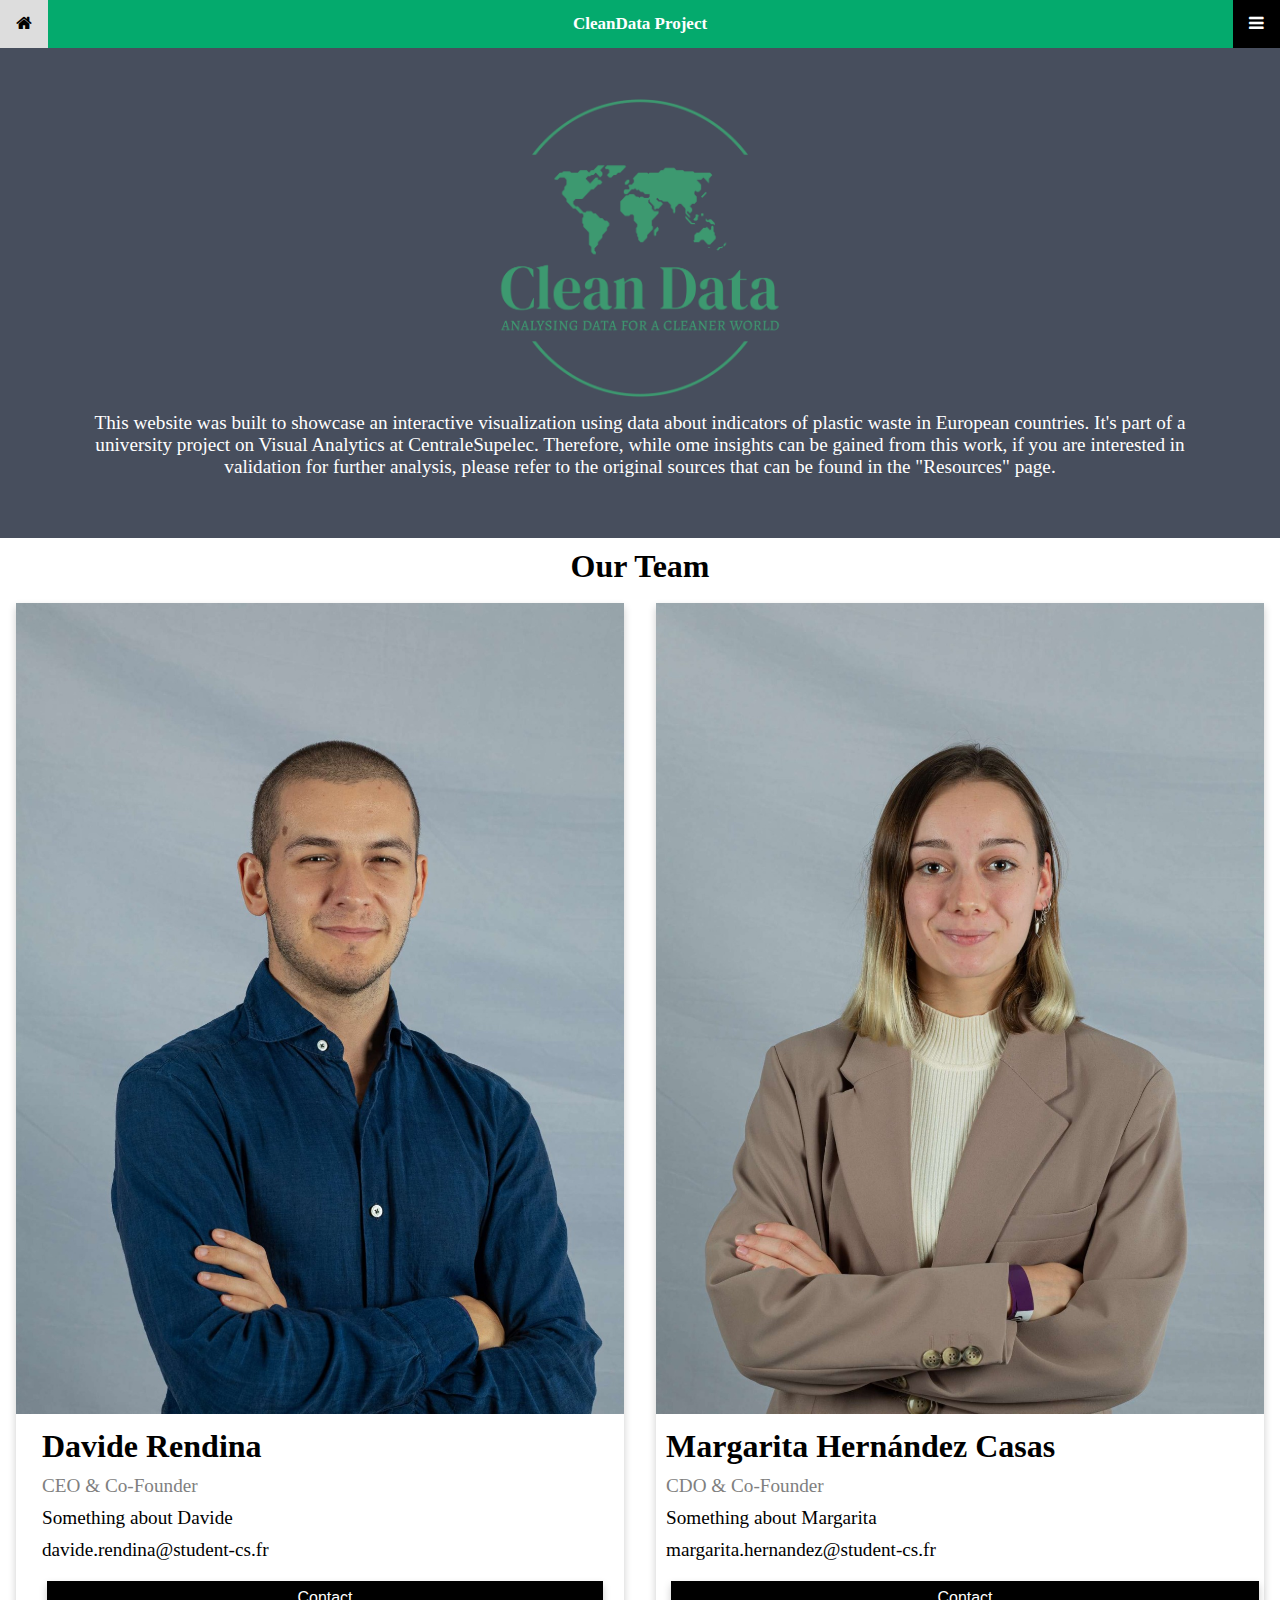
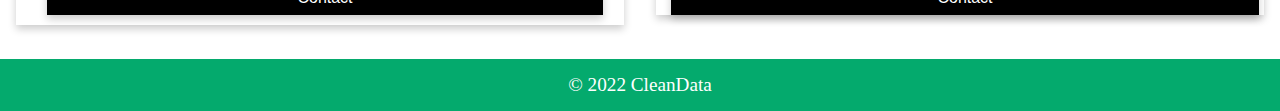
<file: about.html>
<!DOCTYPE html>
<html>

<head>
    <meta charset="UTF-8">
    <meta name="viewport" content="width=device-width, initial-scale=1.0">
    <title>CleanData_Project</title>
    <link rel="stylesheet" type="text/css" href="css/main.css">
    <link href="images/favicon.ico" type="image/x-icon" rel="icon">
</head>

<body>
<!-- Load an icon library to show a hamburger menu (bars) on small screens -->
<link rel="stylesheet" href="https://cdnjs.cloudflare.com/ajax/libs/font-awesome/4.7.0/css/font-awesome.min.css">

<!-- Top Navigation Menu -->
<div class="topnav">
    <a class="active" style="text-align:center; font-weight: bolder;">CleanData Project</a>
    <!-- Navigation links (hidden by default) -->
    <div id="myLinks">
        <a href="about.html">About us</a>
        <a href="data.html">Resources</a>
    </div>
    <!-- "Hamburger menu" / "Bar icon" to toggle the navigation links -->
    <a href="javascript:void(0);" class="icon" onclick="myFunction()">
        <i class="fa fa-bars"></i>
    </a>
      <!--- "Home button" -->
        <a href="index.html" class="home">
                    <i class="fa fa-home" aria-hidden="true"></i>
        </a>
</div>
<div class="about-section">
    <div class="logo">
    <img src="CleanDataLogo.png" alt="Clean data logo" width="450" height="300">
    </div>
    <p>
        This website was built to showcase an interactive visualization using data about indicators of plastic waste in European countries. It's part
        of a university project on Visual Analytics at CentraleSupelec. Therefore, while ome insights can be gained from this work, if you are interested
        in validation for further analysis, please refer to the original sources that can be found in the "Resources" page.
    </p>
</div>

<h2 style="text-align:center">Our Team</h2>
<div class="row">
    <div class="column">
        <div class="card">
            <img src="images/Davide.jpeg" alt="Davide" style="width:100%">
            <div class="containerUs">
                <h2>Davide Rendina</h2>
                <p class="title">CEO & Co-Founder</p>
                <p>Something about Davide</p>
                <p>davide.rendina@student-cs.fr</p>
                <p><button class="button">Contact</button></p>
            </div>
        </div>
    </div>

    <div class="column">
        <div class="card">
            <img src="images/Margarita.jpeg" alt="Margarita" style="width:100%">
            <div class="containeUs">
                <h2>Margarita Hernández Casas</h2>
                <p class="title">CDO & Co-Founder</p>
                <p>Something about Margarita</p>
                <p>margarita.hernandez@student-cs.fr</p>
                <p><button class="button">Contact</button></p>
            </div>
        </div>
    </div>

</div>

    <footer>
        <p>© 2022 CleanData</p>
    </footer>
    <script src="https://d3js.org/d3.v7.min.js"></script>
    <script src="js/functions.js"></script>
</body>
</html>
</file>
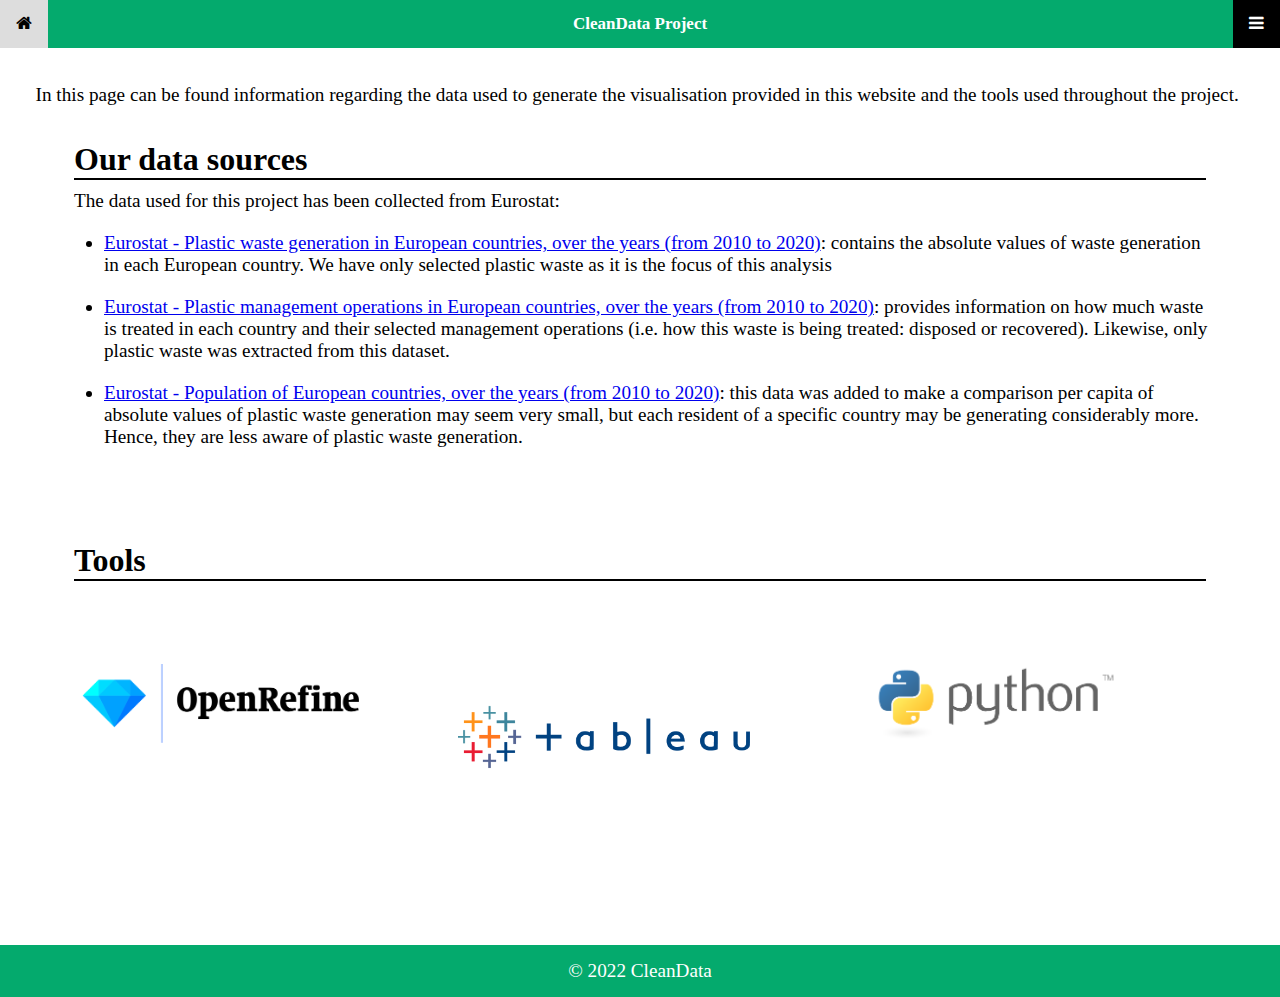
<file: data.html>
<!DOCTYPE html>
<html>

<head>
    <meta charset="UTF-8">
    <meta name="viewport" content="width=device-width, initial-scale=1.0">
    <title>CleanData_Project</title>
    <link rel="stylesheet" type="text/css" href="css/main.css">
    <link href="images/favicon.ico" type="image/x-icon" rel="icon">
</head>

<body>
    <!-- Load an icon library to show a hamburger menu (bars) on small screens -->
    <link rel="stylesheet" href="https://cdnjs.cloudflare.com/ajax/libs/font-awesome/4.7.0/css/font-awesome.min.css">

    <!-- Top Navigation Menu -->
    <div class="topnav">
        <a class="active" style="text-align:center; font-weight: bolder;">CleanData Project</a>
        <!-- Navigation links (hidden by default) -->
        <div id="myLinks">
            <a href="about.html">About us</a>
            <a href="data.html">Resources</a>
        </div>
        <!-- "Hamburger menu" / "Bar icon" to toggle the navigation links -->
        <a href="javascript:void(0);" class="icon" onclick="myFunction()">
            <i class="fa fa-bars"></i>
        </a>
          <!--- "Home button" -->
        <a href="index.html" class="home">
                    <i class="fa fa-home" aria-hidden="true"></i>
        </a>
    </div>

    <p style="padding: 2%">In this page can be found information regarding the data used to generate the visualisation provided in this website and the tools used throughout the project.</p>
        <div id="data">
        <h2 style="border-bottom: 2px solid black;">Our data sources</h2>
        <p> The data used for this project has been collected from Eurostat:
        <ul>
            <li> <a href="https://ec.europa.eu/eurostat/databrowser/view/ENV_WASTRT__custom_3487128/default/table?lang=en">Eurostat
            - Plastic waste generation in European countries, over the years (from 2010 to 2020)</a>: contains the absolute values of waste generation in each European country. 
                We have only selected plastic waste as it is the focus of this analysis</li>
            <li> <a
                    href="https://ec.europa.eu/eurostat/databrowser/view/ENV_WASGEN/default/table?lang=en&category=env.env_was.env_wasgt">Eurostat
                    - Plastic management operations in European countries, over the years (from 2010 to 2020)</a>: provides information on how much waste is treated in each country and their selected management operations (i.e. 
                how this waste is being treated: disposed or recovered). Likewise, only plastic waste was extracted from this dataset.</li>
                <li> <a
                        href="https://ec.europa.eu/eurostat/databrowser/view/tps00001/default/table?lang=en">Eurostat
                        - Population of European countries, over the years (from 2010 to 2020)</a>: this data was added to make a comparison per capita of absolute values of plastic waste generation may seem very small,
                    but each resident of a specific country may be generating considerably more. Hence, they are less aware of plastic waste generation.</li>
        </ul>
        </p>
        </div>
        <div id="tools">
            <h2 style="border-bottom: 2px solid black;">Tools</h2>
            <div id="tool">
                <div id="toolIcon">
                    <h2 style="font-size:large">
                        <img src="images/OpenRefine.png" alt="openrefine" style="width:100%">
                </div>
            </div>
            <div id="tool">
                <div id="toolIcon">
                    <img src="images/tableau.png" alt="tableau" style="width:100%">
                </div>
            </div>

            <div id="tool">
                <div id="toolIcon">
                    <img src="images/python.png" alt="python" style="width:100%">
                </div>
            </div>
        </div>


    <footer>
        <p>© 2022 CleanData</p>
    </footer>
    <script src="https://d3js.org/d3.v7.min.js"></script>
    <script src="js/functions.js"></script>
</body>

</html>
</file>
<file: css/main.css>
c* {
  font-family:'Times New Roman', Times, serif;
}

.responsive-svg-container {
  margin-right: auto;
  margin-left: auto;
  width: 100%;
  max-width: 1000px;
  margin-top: 0;
}


html, body {
  margin: 0;
  padding: 0;
  background-color: white;
}

h1, h2, h3 {
  margin: 10px;
}


p, label {
  margin: 10px;
  font-size: larger;
}

li {
  font-size: larger;
  margin: 20px 0;
}

h1 {
  text-align-last: center;
  border: 2px solid rgb(9, 9, 9);
}

h2 {
  font-size:xx-large;
}

h3 {
  font-weight: lighter;
  font-size: x-large;
  color: grey;
}

#plasticWaste {
  margin-top: 2%;
}

#intro, #plasticOp, #plasticWaste {
  padding: 10px;

}

#sbar {
  background-color: white;
  box-shadow: 0 4px 8px 0 rgba(0, 0, 0, 0.2);
}


#bar {
  background-color: white;
  box-shadow: 0 4px 8px 0 rgba(0, 0, 0, 0.2);
}

#treatedVsGen {
  width: 97%;
  height: 700px;
  background: white;
  margin: auto;
  padding: 10px;
  margin-top: 5%;
}

#intro {
  width: 97%;
  height: 150px;
  margin: auto;
  padding: 20px;
}

#plasticGap {
  width: 97%;
  height: 650px;
  background: white;
  margin: auto;
  padding: 10px;

}

#lineDesc {
  width: 25%;
  height: 500px;
  float: right;
  margin-top: 2%;
}

#line {
  background-color: white;
  padding-top: 3%;
  box-shadow: 0 4px 8px 0 rgba(0, 0, 0, 0.2);
  float: left;
  width: 75%;
}

#plasticPerCap {
  width: 97%;
  height: 700px;
  background: white;
  margin: auto;
  padding: 10px;
  margin-top: 5%;
}

#barDesc {
  width: 25%;
  height: 500px;
  float: left;
  margin-top: 3%;
}

#bar1 {
  float: right;
  width: 75%;
}

#bar2Desc {
  width: 25%;
  height: 500px;
  float: right;
  margin-top: 3%;
}

#bar2 {
  float: left;
  width: 75%;
}


#donutDesc {
  width: 35%;
  height: 500px;
  float: left;
  margin-top: 3%;
}

#donut {
  background-color: white;
  box-shadow: 0 4px 8px 0 rgba(0, 0, 0, 0.2);
  width: 60%;
  float: right;
  margin-top: 3%;
  margin-right: 3%;
}

#plasticOp{
  width: 97%;
  height: 600px;
  background: white;
  margin: auto;
  padding: 10px;
  margin-top: 8%;
}

.tooltip {
  position: absolute;
  pointer-events: none; 
}

.tooltipDonut {
  position: absolute;
  pointer-events: none; 
}

.tooltipSBar {
  position: absolute;
  pointer-events: none; 
}

.tooltipLine {
  display: inline;
  position: fixed;
}

.country-name {
  font-size: 40px;
  fill: #333;
}

button {
  background-color: #acacac; 
  border: none;
  color: white;
  padding: 5px 20px;
  text-align: center;
  text-decoration: none;
  display: inline-block;
  font-size: 16px;
  margin-top: 10px;
  margin-left: 5px;
  cursor: pointer;
  box-shadow: 0 4px 8px 0 rgba(0, 0, 0, 0.2);
}

button:hover {
  background-color: #04AA6D;
}

.info1 {
  display: inline-block;
  border-bottom: 2px dotted black;
}

.info1 .infotext1 {
  visibility: hidden;
  width: 300px;
  background-color: black;
  color: #fff;
  text-align: center;
  border-radius: 6px;
  padding: 5px 0;

  /* Position the tooltip */
  position: absolute;
  z-index: 1;
}

.info1:hover .infotext1 {
  visibility: visible;
}

.info {
  position: relative;
  display: inline-block;
  border-bottom: 2px dotted black;
}

.info .infotext {
  visibility: hidden;
  width: 180px;
  background-color: black;
  color: #fff;
  text-align: center;
  border-radius: 6px;
  padding: 5px 0;

  /* Position the tooltip */
  position: absolute;
  z-index: 1;
}

.info:hover .infotext {
  visibility: visible;
}

#line {
  margin-top: 2%;
}

#container {
  margin-left: 34%;
}

.container {
  width: 700px;
  margin-left: -50%;
}

footer {
    position: relative;
    display: flex;
    justify-content: center;
    padding: 5px;
    margin-top: 20px;
    background-color: #04AA6D;
    color: #fff;
    bottom: 0;
    width: 100%; 
}


/* Style the navigation menu */
.topnav {
  overflow: hidden;
  background-color: #333;
  position: relative;
}

/* Hide the links inside the navigation menu (except for logo/home) */
.topnav #myLinks {
  display: none;
}

/* Style navigation menu links */
.topnav a {
  color: white;
  padding: 14px 16px;
  text-decoration: none;
  font-size: 17px;
  display: block;
}

/* Style the hamburger menu */
.topnav a.icon {
  background: black;
  display: block;
  position: absolute;
  right: 0;
  top: 0;
}

.home {
  background: black;
  display: block;
  position: absolute;
  left:0;
  top: 0;
}

/* Add a grey background color on mouse-over */
.topnav a:not(.active):hover {
  background-color: #ddd;
  color: black;
}

/* Style the active link (or home/logo) */
.active {
  background-color: #04AA6D;
  color: white;
}


/*About page*/
body {
  margin: 0;
}

html {
  box-sizing: border-box;
}

*, *:before, *:after {
  box-sizing: inherit;
}

.column {
  float: left;
  width: 50%;
  margin-bottom: 6px;
  padding: 0 8px;
}

.card {
  box-shadow: 0 4px 8px 0 rgba(0, 0, 0, 0.2);
  margin: 8px;
}

.card:hover {
  transform: translateY(-5px);
}


.about-section {
  padding: 50px;
  text-align: center;
  background-color: #474e5d;
  color: white;
}

.containerUs {
  padding: 0 16px;
}

.containerUs::after, .row::after {
  content: "";
  clear: both;
  display: table;
}

.title {
  color: grey;
}

.button {
  border: none;
  outline: 0;
  display: inline-block;
  padding: 8px;
  color: white;
  background-color: #000;
  text-align: center;
  cursor: pointer;
  width: 100%;
}

.button:hover {
  background-color: #555;
}

/*data used page*/
#datasets {
  height: 100vh;
}

#data {
  height: 35%;
  padding: 5%;
  padding-top: 0;
}

#tools {
  height: 100%;
  padding: 5%;
  padding-top: 0;
}

#tool {
  float: left;
  width: 33%;
  padding: 5px;
  margin-top: 5%;
  margin-bottom: 10%;
  margin-left: 0.3%;
}

#toolIcon {
  float:left;
  width: 80%;
}



@media screen and (max-width: 650px) {
  .column {
    width: 100%;
    display: block;
  }
  .logo {
      float: none;
      margin: auto;
      margin-left: -20%;
      display:block;
  }
  h1 {
    text-align: center;
    width: 100%;
    border: 2px solid black;
}

h1, h2, p {
  margin: 5px;
    }

label {
  margin: 5px;
}


.container {
  width: 100%;

}

#donut {
  width: 100%;
}

#sbar {
  width: 100%;
}

#bar2, #bar1 {
  width: 100%;
}

#plasticGap {
  width: 100%;
  margin-top: 60%;
}

 #plasticPerCap {
  width: 100%;
  margin-top: 10%;
 }

 #treatedVsGen {
   width: 100%;
   margin-top: 10%;
 }

#plasticOp {
  width: 100%;
  margin-top: 110%;
}

#lineDesc, #barDesc {
  width: 100%;
  height: 45%;
}

#bar2Desc {
  width: 100%;
  height: 90%;
}

#donutDesc {
  width: 100%;
}

footer {
  position: fixed;
  bottom: 50;
}

}
</file>
